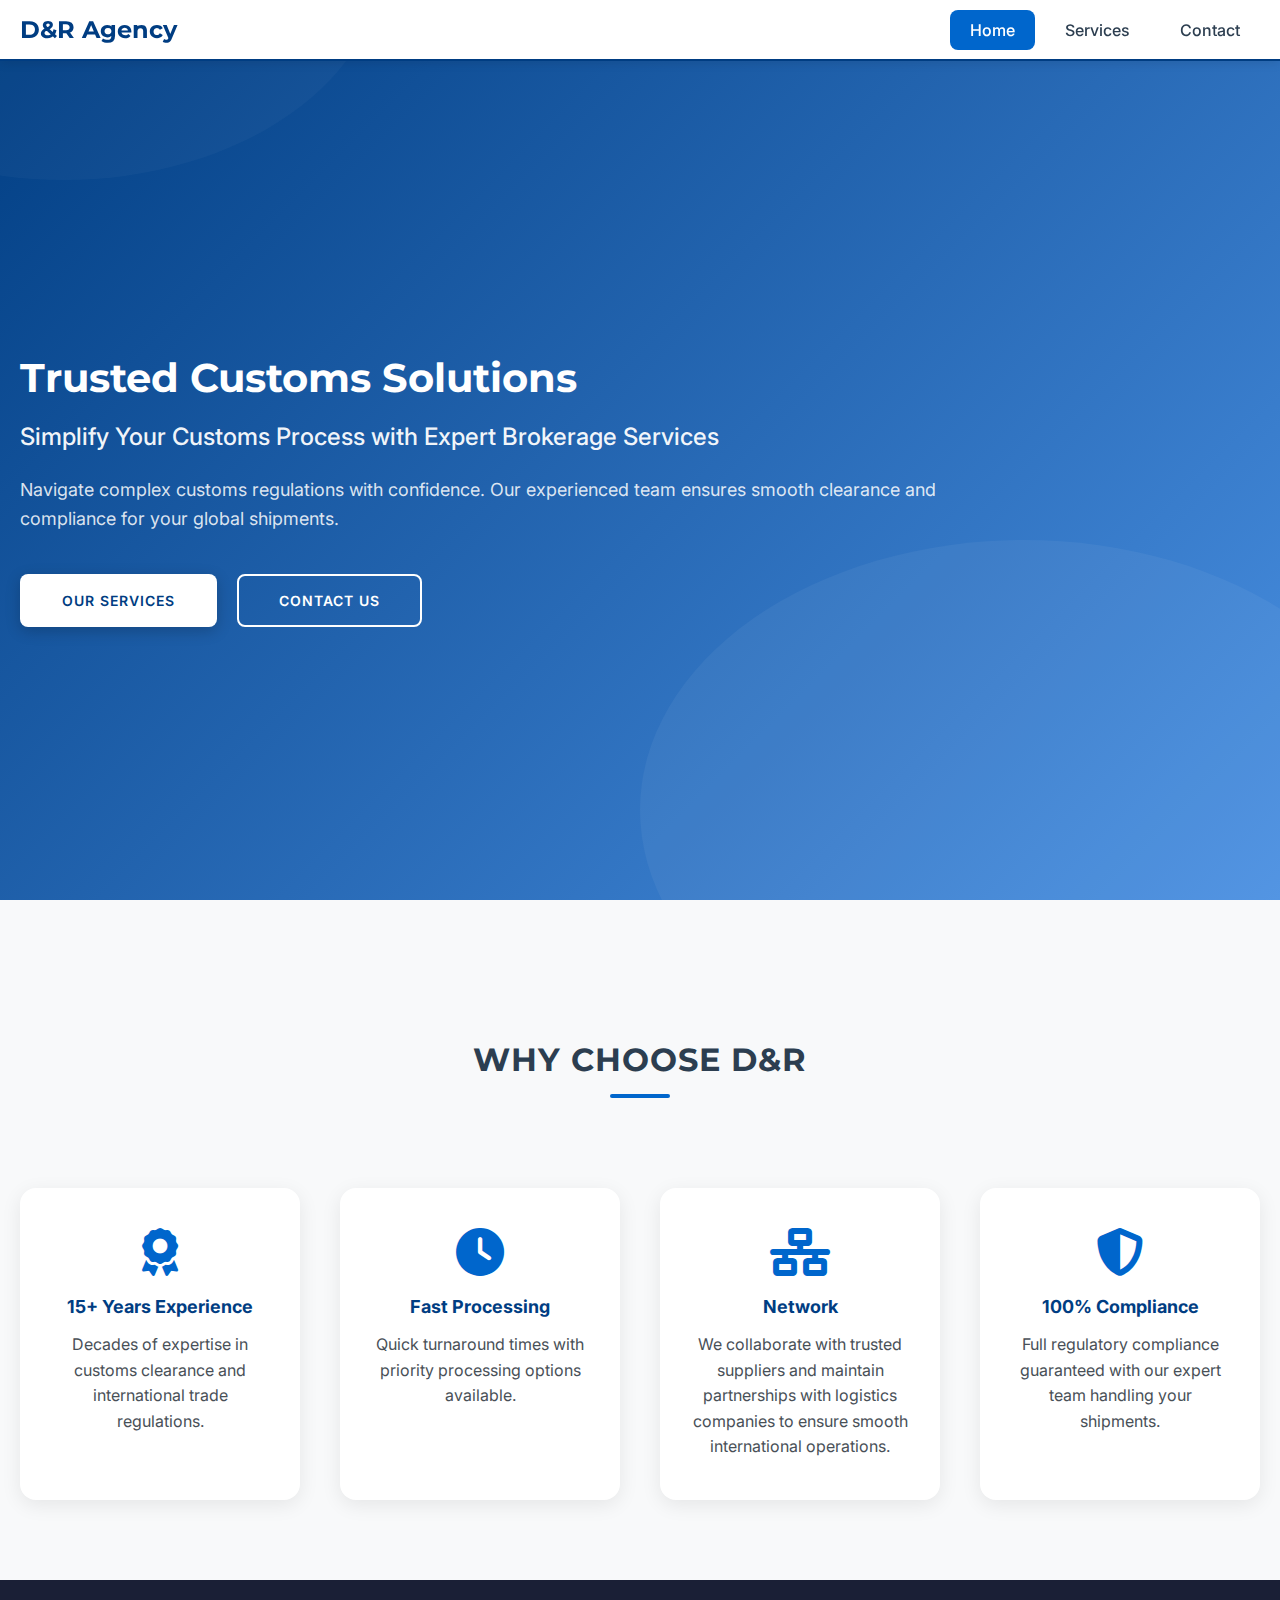
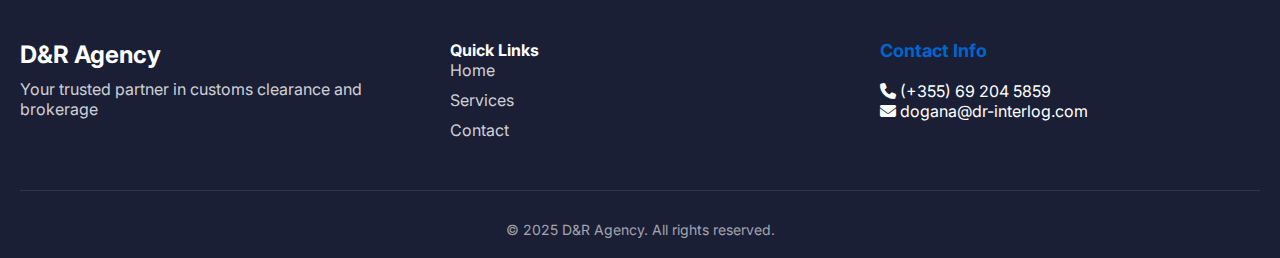
<file: index.html>
<!DOCTYPE html>
<html lang="en">
<head>
  <meta charset="UTF-8" />
  <meta name="viewport" content="width=device-width, initial-scale=1.0"/>
  <title>D&R Agency - Professional Customs Brokerage</title>
  <link rel="stylesheet" href="https://cdnjs.cloudflare.com/ajax/libs/font-awesome/6.6.0/css/all.min.css"/>
  <link rel="stylesheet" href="style.css" />
</head>
<body>
  <!-- header/navbar -->
  <header>
    <nav class="navbar section-content">
      <a href="index.html" class="nav-logo"><h2 class="logo-text">D&R Agency</h2></a>
      <ul class="nav-menu">
        <button id="menu-close-button" class="fas fa-times"></button>
        <li class="nav-item"><a href="index.html" class="nav-link active">Home</a></li>
        <li class="nav-item"><a href="services.html" class="nav-link">Services</a></li>
        <li class="nav-item"><a href="contact.html" class="nav-link">Contact</a></li>
      </ul>
      <button id="menu-open-button" class="fas fa-bars"></button>
    </nav>
  </header>

  <main>
    <!-- hero -->
    <section class="hero-section">
      <div class="section-content">
        <div class="hero-details">
          <h2 class="title">Trusted Customs Solutions</h2>
          <h3 class="subtitle">Simplify Your Customs Process with Expert Brokerage Services</h3>
          <p class="description">Navigate complex customs regulations with confidence. Our experienced team ensures smooth clearance and compliance for your global shipments.</p>
          <div class="buttons">
            <a href="services.html" class="button order-now">Our Services</a>
            <a href="contact.html" class="button contact-btn">Contact Us</a>
          </div>
        </div>
        <div class="hero-image-wrapper">
        </div>
      </div>
    </section>

    <!-- About Section -->
    <section class="about-section">
      <div class="section-content">
        <h2 class="section-title">Why Choose D&R</h2>
        <div class="about-grid">
          <div class="about-card">
            <i class="fas fa-award"></i>
            <h3>15+ Years Experience</h3>
            <p>Decades of expertise in customs clearance and international trade regulations.</p>
          </div>
          <div class="about-card">
            <i class="fas fa-clock"></i>
            <h3>Fast Processing</h3>
            <p>Quick turnaround times with priority processing options available.</p>
          </div>
          <div class="about-card">
            <i class="fa-solid fa-network-wired"></i>
            <h3>Network</h3>
            <p>We collaborate with trusted suppliers and maintain partnerships with logistics companies to ensure smooth international operations.</p>
          </div>
          <div class="about-card">
            <i class="fas fa-shield-alt"></i>
            <h3>100% Compliance</h3>
            <p>Full regulatory compliance guaranteed with our expert team handling your shipments.</p>
          </div>
        </div>
      </div>
    </section>
  </main>

  <!-- Footer -->
  <footer class="footer-section">
    <div class="section-content">
      <div class="footer-content">
        <div class="footer-info">
          <h3>D&R Agency</h3>
          <p>Your trusted partner in customs clearance and brokerage</p>
        </div>
        <div class="quick-links">
          <h4>Quick Links</h4>
          <ul>
            <li><a href="index.html">Home</a></li>
            <li><a href="services.html">Services</a></li>
            <li><a href="contact.html">Contact</a></li>
          </ul>
        </div>
        <div class="contact-info">
          <h4>Contact Info</h4>
          <p><i class="fas fa-phone"></i> (+355) 69 204 5859</p>
          <p><i class="fas fa-envelope"></i> dogana@dr-interlog.com</p>
        </div>
      </div>
      <div class="footer-bottom">
        <p>&copy; 2025 D&R Agency. All rights reserved.</p>
      </div>
    </div>
  </footer>

  <script src="script.js"></script>
</body>
</html>
</file>
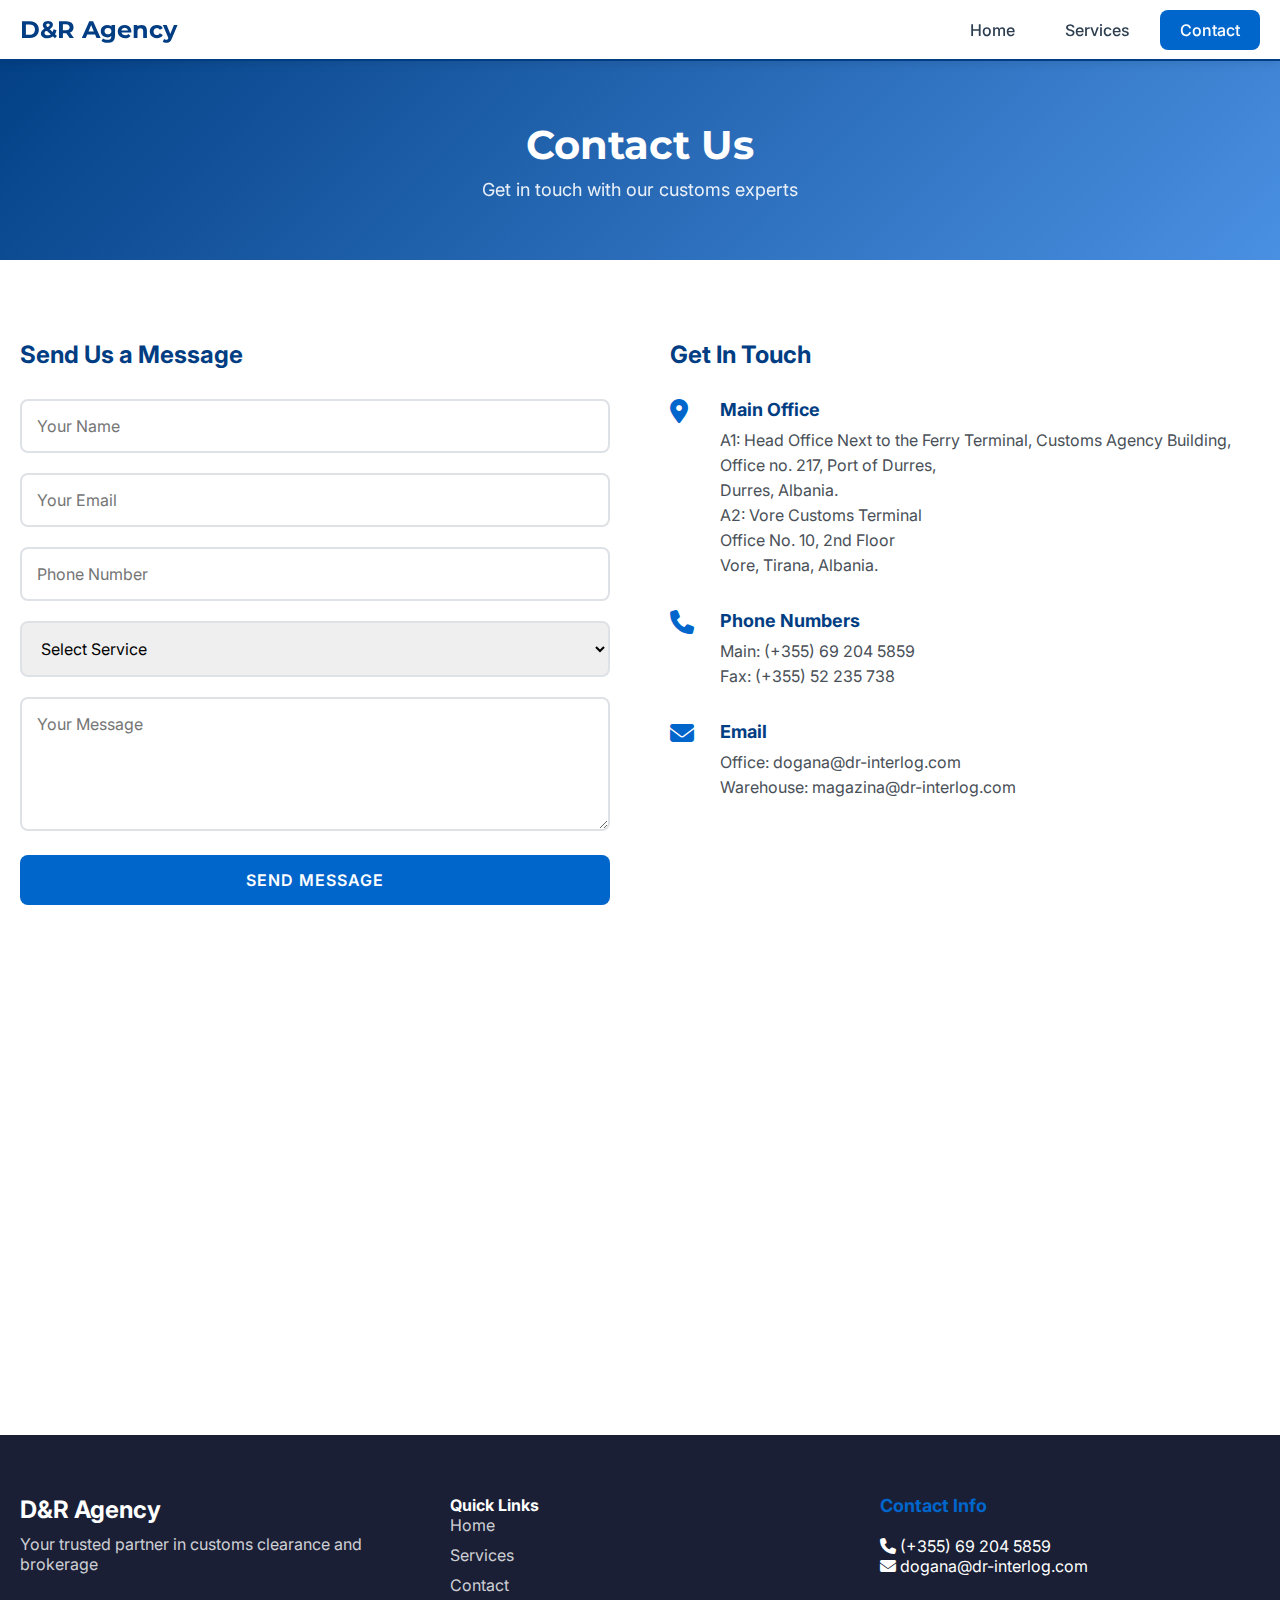
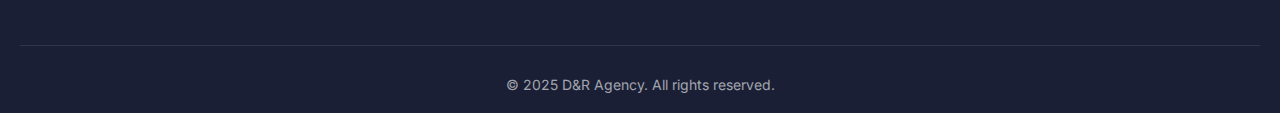
<file: contact.html>
<!DOCTYPE html>
<html lang="en">
<head>
  <meta charset="UTF-8" />
  <meta name="viewport" content="width=device-width, initial-scale=1.0"/>
  <title>Contact Us - D&R Agency</title>
  <link rel="stylesheet" href="https://cdnjs.cloudflare.com/ajax/libs/font-awesome/6.6.0/css/all.min.css"/>
  <link rel="stylesheet" href="style.css" />
</head>
<body>
  <!-- header/navbar -->
  <header>
    <nav class="navbar section-content">
      <a href="index.html" class="nav-logo"><h2 class="logo-text">D&R Agency</h2></a>
      <ul class="nav-menu">
        <button id="menu-close-button" class="fas fa-times"></button>
        <li class="nav-item"><a href="index.html" class="nav-link">Home</a></li>
        <li class="nav-item"><a href="services.html" class="nav-link">Services</a></li>
        <li class="nav-item"><a href="contact.html" class="nav-link active">Contact</a></li>
      </ul>
      <button id="menu-open-button" class="fas fa-bars"></button>
    </nav>
  </header>

  <main>
    <!-- Page Header -->
    <section class="page-header">
      <div class="section-content">
        <h1>Contact Us</h1>
        <p>Get in touch with our customs experts</p>
      </div>
    </section>

    <!-- Contact Content -->
    <section class="contact-section">
      <div class="section-content">
        <div class="contact-container">
          <div class="contact-form-wrapper">
            <h2>Send Us a Message</h2>
            <form class="contact-form">
              <div class="form-group">
                <input type="text" placeholder="Your Name" required>
              </div>
              <div class="form-group">
                <input type="email" placeholder="Your Email" required>
              </div>
              <div class="form-group">
                <input type="tel" placeholder="Phone Number">
              </div>
              <div class="form-group">
                <select required>
                  <option value="">Select Service</option>
                  <option value="import">Import Services</option>
                  <option value="export">Export Services</option>
                  <option value="transit">Transit Services</option>
                  <option value="consulting">Consulting</option>
                  <option value="other">Other</option>
                </select>
              </div>
              <div class="form-group">
                <textarea placeholder="Your Message" rows="5" required></textarea>
              </div>
              <button type="submit" class="submit-btn">Send Message</button>
            </form>
          </div>
          
          <div class="contact-details">
            <h2>Get In Touch</h2>
            <div class="detail-item">
              <i class="fas fa-map-marker-alt"></i>
              <div>
                <h4>Main Office</h4>
                <p>A1: Head Office Next to the Ferry Terminal, Customs Agency Building,</p>
                <p>Office no. 217, Port of Durres,</p>
                <p>Durres, Albania.</p>
                <p>A2: Vore Customs Terminal</p>
                <p>Office No. 10, 2nd Floor</p>
                <p>Vore, Tirana, Albania.</p>
              </div>
            </div>
            
            <div class="detail-item">
              <i class="fas fa-phone"></i>
              <div>
                <h4>Phone Numbers</h4>
                <p>Main: (+355) 69 204 5859</p>
                <p>Fax: (+355) 52 235 738</p>
              </div>
            </div>
            
            <div class="detail-item">
              <i class="fas fa-envelope"></i>
              <div>
                <h4>Email</h4>
                <p>Office: dogana@dr-interlog.com</p>
                <p>Warehouse: magazina@dr-interlog.com</p>
              </div>
            </div>  
          </div>
        </div>
      </div>
    </div>
  </section>

  <!-- Map Section -->
  <section class="map-section">
    <div class="map-container">
      <iframe 
        src=https://www.google.com/maps/embed?pb=!1m18!1m12!1m3!1d348.8039947904166!2d19.45749700734383!3d41.31575588063486!2m3!1f0!2f0!3f0!3m2!1i1024!2i768!4f13.1!3m3!1m2!1s0x134fdbd6538ebcf9%3A0x72dca5a1ec3f8627!2sd%26r%20L.T.D.%20agjenci%20doganore%2C%20spedicionere!5e1!3m2!1sen!2s!4v1747995855600!5m2!1sen!2s"
        width="100%" 
        height="450" 
        style="border:0;" 
        allowfullscreen="" 
        loading="lazy">
      </iframe>
    </div>
  </section>
</main>

<!-- Footer -->
<footer class="footer-section">
  <div class="section-content">
    <div class="footer-content">
      <div class="footer-info">
        <h3>D&R Agency</h3>
        <p>Your trusted partner in customs clearance and brokerage</p>
      </div>
      <div class="quick-links">
        <h4>Quick Links</h4>
        <ul>
          <li><a href="index.html">Home</a></li>
          <li><a href="services.html">Services</a></li>
          <li><a href="contact.html">Contact</a></li>
        </ul>
      </div>
      <div class="contact-info">
        <h4>Contact Info</h4>
        <p><i class="fas fa-phone"></i> (+355) 69 204 5859</p>
        <p><i class="fas fa-envelope"></i> dogana@dr-interlog.com</p>
      </div>
    </div>
    <div class="footer-bottom">
      <p>&copy; 2025 D&R Agency. All rights reserved.</p>
    </div>
  </div>
</footer>

<script src="script.js"></script>
</body>
</html>
</file>
<file: style.css>
/* Google Font */
@import url('https://fonts.googleapis.com/css2?family=Inter:wght@400;500;600;700&family=Montserrat:wght@600;700&display=swap');

* {
    margin: 0;
    padding: 0;
    box-sizing: border-box;
    font-family: "Inter", sans-serif;
}

:root {
    /* Professional Blue & Gray Color Scheme for Customs Agency */
    --white-color: #ffffff;
    --light-gray: #f8f9fa;
    --dark-color: #1a1f36;
    --primary-color: #003d82;
    --secondary-color: #0066cc;
    --accent-color: #4a90e2;
    --success-color: #28a745;
    --warning-color: #ffc107;
    --light-bg-color: #e8f0fe;
    --medium-gray-color: #6c757d;
    --text-dark: #2c3e50;
    --text-light: #495057;
    --border-color: #dee2e6;
    
    /* Font Size */
    --font-size-s: 0.875rem;
    --font-size-n: 1rem;
    --font-size-m: 1.125rem;
    --font-size-l: 1.5rem;
    --font-size-xl: 2rem;
    --font-size-xxl: 2.5rem;

    /* Font Weight */
    --font-weight-normal: 400;
    --font-weight-medium: 500;
    --font-weight-semibold: 600;
    --font-weight-bold: 700;

    /* Border Radius */
    --border-radius-s: 4px;
    --border-radius-m: 8px;
    --border-radius-l: 16px;
    --border-radius-circle: 50%;

    /* Site max width */
    --site-max-width: 1300px;
}

html {
    scroll-behavior: smooth;
}

/* Styling for whole site */
ul {
    list-style: none;
}

a {
    text-decoration: none;
}

button {
    cursor: pointer;
    border: none;
    background: none;
}

img {
    width: 100%;
}

.section-content {
    margin: 0 auto;
    padding: 0 20px;
    max-width: var(--site-max-width);
}

.section-title {
    text-align: center;
    padding: 60px 0 40px;
    text-transform: uppercase;
    font-size: var(--font-size-xl);
    color: var(--text-dark);
    font-family: "Montserrat", sans-serif;
    font-weight: var(--font-weight-bold);
    letter-spacing: 1px;
}

.section-title::after {
    content: "";
    width: 60px;
    height: 4px;
    display: block;
    margin: 15px auto 0;
    border-radius: var(--border-radius-s);
    background: var(--secondary-color);
}

/* Navbar styling */
header {
    position: fixed;
    width: 100%;
    z-index: 5;
    background: var(--white-color);
    box-shadow: 0 2px 10px rgba(0,0,0,0.1);
    border-bottom: 2px solid var(--primary-color);
}

header .navbar {
    display: flex;
    padding: 15px 20px;
    align-items: center;
    justify-content: space-between;
}

.navbar .nav-logo .logo-text {
    color: var(--primary-color);
    font-size: var(--font-size-l);
    font-weight: var(--font-weight-bold);
    font-family: "Montserrat", sans-serif;
}

.navbar .nav-menu {
    display: flex;
    gap: 10px;
}

.navbar .nav-menu .nav-link {
    padding: 10px 20px;
    color: var(--text-dark);
    font-size: var(--font-size-n);
    font-weight: var(--font-weight-medium);
    border-radius: var(--border-radius-m);
    transition: 0.3s ease;
}

.navbar .nav-menu .nav-link:hover {
    color: var(--white-color);
    background: var(--secondary-color);
}

.navbar :where(#menu-close-button, #menu-open-button) {
    display: none;
    color: var(--primary-color);
    font-size: var(--font-size-l);
}

/* Hero section - Professional customs agency style */
.hero-section {
    min-height: 100vh;
    background: linear-gradient(135deg, var(--primary-color) 0%, var(--accent-color) 100%);
    position: relative;
    overflow: hidden;
    padding-top: 80px;
}

.hero-section::after {
    content: "";
    position: absolute;
    bottom: -20%;
    right: -10%;
    width: 60%;
    height: 60%;
    background: rgba(255, 255, 255, 0.05);
    border-radius: 50%;
}

.hero-section::before {
    content: "";
    position: absolute;
    top: -30%;
    left: -20%;
    width: 50%;
    height: 50%;
    background: rgba(255, 255, 255, 0.03);
    border-radius: 50%;
}

.hero-section .section-content {
    display: flex;
    align-items: center;
    min-height: calc(100vh - 80px);
    position: relative;
    z-index: 2;
}

.hero-section .hero-details {
    flex: 1;
    padding-right: 60px;
}

.hero-section .hero-details .title {
    font-size: var(--font-size-xxl);
    color: var(--white-color);
    font-family: "Montserrat", sans-serif;
    font-weight: var(--font-weight-bold);
    margin-bottom: 20px;
    animation: slideInLeft 1s ease-out;
}

.hero-section .hero-details .subtitle {
    max-width: 100%;
    font-size: var(--font-size-l);
    font-weight: var(--font-weight-medium);
    color: rgba(255, 255, 255, 0.95);
    margin-bottom: 25px;
    animation: slideInLeft 1s ease-out 0.2s both;
}

.hero-section .hero-details .description {
    max-width: 85%;
    margin: 0 0 40px;
    font-size: var(--font-size-m);
    color: rgba(255, 255, 255, 0.85);
    line-height: 1.6;
    animation: slideInLeft 1s ease-out 0.4s both;
}

.hero-section .hero-details .buttons {
    display: flex;
    gap: 20px;
    animation: slideInLeft 1s ease-out 0.6s both;
}

/* Professional button styles */
.hero-section .hero-details .button {
    padding: 16px 40px;
    border: 2px solid transparent;
    border-radius: var(--border-radius-m);
    font-weight: var(--font-weight-semibold);
    transition: all 0.3s ease;
    text-transform: uppercase;
    letter-spacing: 1px;
    font-size: var(--font-size-s);
}

.hero-section .hero-details .order-now {
    background: var(--white-color);
    color: var(--primary-color);
    box-shadow: 0 4px 15px rgba(0,0,0,0.2);
}

.hero-section .hero-details .order-now:hover {
    transform: translateY(-2px);
    box-shadow: 0 6px 20px rgba(0,0,0,0.3);
}

.hero-section .hero-details .contact-btn {
    background: transparent;
    color: var(--white-color);
    border: 2px solid var(--white-color);
}

.hero-section .hero-details .contact-btn:hover {
    background: var(--white-color);
    color: var(--primary-color);
}

/* Hero image styles */
.hero-section .hero-image-wrapper {
    position: absolute;
    right: -100px;
    top: 50%;
    transform: translateY(-50%);
    max-width: 480px;
    animation: slideInRight 1s ease-out 0.8s both;
}

.hero-section .hero-image-wrapper img {
    filter: drop-shadow(0 30px 60px rgba(0,0,0,0.3));
}

/* Add these styles to your existing CSS */

/* Active nav link */
.navbar .nav-menu .nav-link.active {
    background: var(--secondary-color);
    color: var(--white-color);
}

/* Page Header for inner pages */
.page-header {
    background: linear-gradient(135deg, var(--primary-color) 0%, var(--accent-color) 100%);
    padding: 120px 0 60px;
    text-align: center;
    color: var(--white-color);
}

.page-header h1 {
    font-size: var(--font-size-xxl);
    font-family: "Montserrat", sans-serif;
    margin-bottom: 10px;
}

.page-header p {
    font-size: var(--font-size-m);
    opacity: 0.9;
}

/* About Section for Home Page */
.about-section {
    padding: 80px 0;
    background: var(--light-gray);
}

.about-grid {
    display: grid;
    grid-template-columns: repeat(auto-fit, minmax(250px, 1fr));
    gap: 40px;
    margin-top: 50px;
}

.about-card {
    text-align: center;
    padding: 40px 30px;
    background: var(--white-color);
    border-radius: var(--border-radius-l);
    box-shadow: 0 5px 20px rgba(0,0,0,0.08);
    transition: transform 0.3s ease;
}

.about-card:hover {
    transform: translateY(-10px);
}

.about-card i {
    font-size: 3rem;
    color: var(--secondary-color);
    margin-bottom: 20px;
}

.about-card h3 {
    font-size: var(--font-size-m);
    color: var(--primary-color);
    margin-bottom: 15px;
}

.about-card p {
    color: var(--text-light);
    line-height: 1.6;
}

/* Contact Page Styles */
.contact-section {
    padding: 80px 0;
    background: var(--white-color);
}

.contact-container {
    display: grid;
    grid-template-columns: 1fr 1fr;
    gap: 60px;
    align-items: start;
}

.contact-form-wrapper h2,
.contact-details h2 {
    font-size: var(--font-size-l);
    color: var(--primary-color);
    margin-bottom: 30px;
}

.contact-form {
    display: flex;
    flex-direction: column;
    gap: 20px;
}

.form-group input,
.form-group select,
.form-group textarea {
    width: 100%;
    padding: 15px;
    border: 2px solid var(--border-color);
    border-radius: var(--border-radius-m);
    font-size: var(--font-size-n);
    transition: border-color 0.3s ease;
}

.form-group input:focus,
.form-group select:focus,
.form-group textarea:focus {
    outline: none;
    border-color: var(--secondary-color);
}

.submit-btn {
    background: var(--secondary-color);
    color: var(--white-color);
    padding: 15px 40px;
    border-radius: var(--border-radius-m);
    font-size: var(--font-size-n);
    font-weight: var(--font-weight-semibold);
    cursor: pointer;
    transition: all 0.3s ease;
    text-transform: uppercase;
    letter-spacing: 1px;
}

.submit-btn:hover {
    background: var(--primary-color);
    transform: translateY(-2px);
}

.contact-details .detail-item {
    display: flex;
    gap: 20px;
    margin-bottom: 30px;
}

.contact-details .detail-item i {
    font-size: 1.5rem;
    color: var(--secondary-color);
    width: 30px;
}

.contact-details .detail-item h4 {
    font-size: var(--font-size-m);
    color: var(--primary-color);
    margin-bottom: 10px;
}

.contact-details .detail-item p {
    color: var(--text-light);
    margin-bottom: 5px;
}

.contact-details .emergency {
    color: var(--warning-color);
    font-weight: var(--font-weight-semibold);
}

/* Map Section */
.map-section {
    padding: 0;
}

.map-container {
    width: 100%;
    height: 450px;
    filter: grayscale(20%);
}

/* Footer Updates */
.quick-links ul {
    list-style: none;
    padding: 0;
}

.quick-links ul li {
    margin-bottom: 10px;
}

.quick-links ul li a {
    color: rgba(255, 255, 255, 0.8);
    transition: color 0.3s ease;
}

.quick-links ul li a:hover {
    color: var(--secondary-color);
}

/* Responsive Updates */
@media screen and (max-width: 900px) {
    .contact-container {
        grid-template-columns: 1fr;
        gap: 40px;
    }
    
    .about-grid {
        grid-template-columns: repeat(auto-fit, minmax(200px, 1fr));
        gap: 30px;
    }
}

@media screen and (max-width: 640px) {
    .page-header {
        padding: 100px 0 40px;
    }
    
    .page-header h1 {
        font-size: var(--font-size-xl);
    }
}

/* Services section styling */
.menu-section {
    background: var(--light-gray);
    padding: 50px 0 100px;
}

.menu-section .section-title {
    color: var(--primary-color);
}

.menu-section .menu-list {
    display: flex;
    flex-wrap: wrap;
    gap: 60px;
    align-items: stretch;
    justify-content: space-between;
}

.menu-section .menu-list .menu-item {
    display: flex;
    align-items: center;
    text-align: center;
    flex-direction: column;
    justify-content: flex-start;
    width: calc(100% / 3 - 60px);
    background: var(--white-color);
    padding: 40px 30px;
    border-radius: var(--border-radius-l);
    box-shadow: 0 5px 20px rgba(0,0,0,0.08);
    transition: transform 0.3s ease, box-shadow 0.3s ease;
}

.menu-section .menu-list .menu-item:hover {
    transform: translateY(-10px);
    box-shadow: 0 10px 30px rgba(0,0,0,0.15);
}

.menu-section .menu-list .menu-item .menu-image {
    max-width: 120px;
    height: 120px;
    margin-bottom: 25px;
    object-fit: contain;
}

.menu-section .menu-list .menu-item .name {
    margin: 12px 0;
    font-size: var(--font-size-l);
    font-weight: var(--font-weight-semibold);
    color: var(--primary-color);
}

.menu-section .menu-list .menu-item .text {
    font-size: var(--font-size-n);
    color: var(--text-light);
    line-height: 1.6;
}

/* Detailed Services Grid */
.services-detail {
    background: var(--white-color);
    padding: 80px 0;
}

.service-grid {
    display: grid;
    grid-template-columns: repeat(auto-fit, minmax(350px, 1fr));
    gap: 40px;
    margin-top: 50px;
}

.service-card {
    background: var(--light-gray);
    padding: 40px;
    border-radius: var(--border-radius-l);
    text-align: center;
    transition: all 0.3s ease;
    border: 2px solid transparent;
}

.service-card:hover {
    border-color: var(--secondary-color);
    transform: translateY(-5px);
    box-shadow: 0 10px 30px rgba(0,0,0,0.1);
}

.service-icon {
    font-size: 3rem;
    color: var(--secondary-color);
    margin-bottom: 20px;
}

.service-card h3 {
    font-size: var(--font-size-m);
    color: var(--primary-color);
    margin-bottom: 15px;
    font-weight: var(--font-weight-semibold);
}

.service-card p {
    color: var(--text-light);
    line-height: 1.6;
}

/* Footer Section */
.footer-section {
    background: var(--dark-color);
    color: var(--white-color);
    padding: 60px 0 20px;
}

.footer-content {
    display: grid;
    grid-template-columns: repeat(auto-fit, minmax(300px, 1fr));
    gap: 50px;
    margin-bottom: 40px;
}

.footer-info h3 {
    font-size: var(--font-size-l);
    margin-bottom: 10px;
    color: var(--white-color);
}

.footer-info p {
    color: rgba(255, 255, 255, 0.8);
}

.contact-info h4,
.business-hours h4 {
    font-size: var(--font-size-m);
    margin-bottom: 20px;
    color: var(--secondary-color);
}

.contact-item {
    display: flex;
    align-items: flex-start;
    gap: 15px;
    margin-bottom: 20px;
}

.contact-item i {
    color: var(--secondary-color);
    font-size: 1.2rem;
    margin-top: 3px;
}

.contact-item p {
    margin: 0;
    color: rgba(255, 255, 255, 0.9);
}

.business-hours p {
    margin-bottom: 8px;
    color: rgba(255, 255, 255, 0.9);
}

.business-hours .emergency {
    color: var(--warning-color);
    font-weight: var(--font-weight-semibold);
    margin-top: 15px;
}

.footer-bottom {
    text-align: center;
    padding-top: 30px;
    border-top: 1px solid rgba(255, 255, 255, 0.1);
}

.footer-bottom p {
    color: rgba(255, 255, 255, 0.6);
    font-size: var(--font-size-s);
}

/* Animations */
@keyframes slideInLeft {
    from {
        opacity: 0;
        transform: translateX(-50px);
    }
    to {
        opacity: 1;
        transform: translateX(0);
    }
}

@keyframes slideInRight {
    from {
        opacity: 0;
        transform: translateX(50px);
    }
    to {
        opacity: 1;
        transform: translateX(0);
    }
}

/* Responsive Media Queries */
@media screen and (max-width: 1024px) {
    .menu-section .menu-list {
        gap: 40px;
    }

    .menu-section .menu-list .menu-item {
        width: calc(100% / 2 - 40px);
    }

    .service-grid {
        grid-template-columns: repeat(auto-fit, minmax(300px, 1fr));
        gap: 30px;
    }
}

@media screen and (max-width: 900px) {
    :root {
        --font-size-m: 1rem;
        --font-size-l: 1.3rem;
        --font-size-xl: 1.5rem;
        --font-size-xxl: 1.8rem;
    }

    body.show-mobile-menu header::before {
        content: "";
        position: fixed;
        left: 0;
        top: 0;
        height: 100%;
        width: 100%;
        backdrop-filter: blur(5px);
        background: rgba(0, 0, 0, 0.2);
    }

    .navbar :where(#menu-close-button, #menu-open-button) {
        display: block;
        font-size: var(--font-size-l);
    }

    .navbar #menu-close-button {
        position: absolute;
        right: 30px;
        top: 30px;
        color: var(--primary-color);
    }

    .navbar #menu-open-button {
        color: var(--primary-color);
    }

    .navbar .nav-menu {
        display: block;
        position: fixed;
        left: -300px;
        top: 0;
        width: 300px;
        height: 100%;
        display: flex;
        flex-direction: column;
        padding-top: 100px;
        background: var(--white-color);
        transition: left 0.2s ease;
        box-shadow: 2px 0 10px rgba(0,0,0,0.1);
    }

    body.show-mobile-menu .navbar .nav-menu {
        left: 0;
    }

    .navbar .nav-menu .nav-link {
        color: var(--dark-color);
        display: block;
        margin-top: 17px;
        font-size: var(--font-size-l);
    }

    .hero-section .section-content {
        gap: 50px;
        text-align: center;
        padding: 30px 20px 20px;
        flex-direction: column-reverse;
        justify-content: center;
    }

    .hero-section .hero-details {
        padding-right: 0;
    }

    .hero-section .hero-details :is(.subtitle, .description) {
        max-width: 100%;
    }

    .hero-section .hero-details .buttons {
        justify-content: center;
        flex-wrap: wrap;
    }

    .hero-section .hero-image-wrapper {
        position: relative;
        right: auto;
        max-width: 270px;
        margin-right: 0;
    }

    .menu-section .menu-list {
        gap: 30px;
    }

    .menu-section .menu-list .menu-item {
        width: 100%;
    }

    .footer-content {
        grid-template-columns: 1fr;
        text-align: center;
    }

    .contact-item {
        justify-content: center;
    }
}

@media screen and (max-width: 640px) {
    .service-grid {
        grid-template-columns: 1fr;
    }

    .hero-section .hero-details .button {
        padding: 14px 30px;
        font-size: var(--font-size-s);
    }
}
</file>
